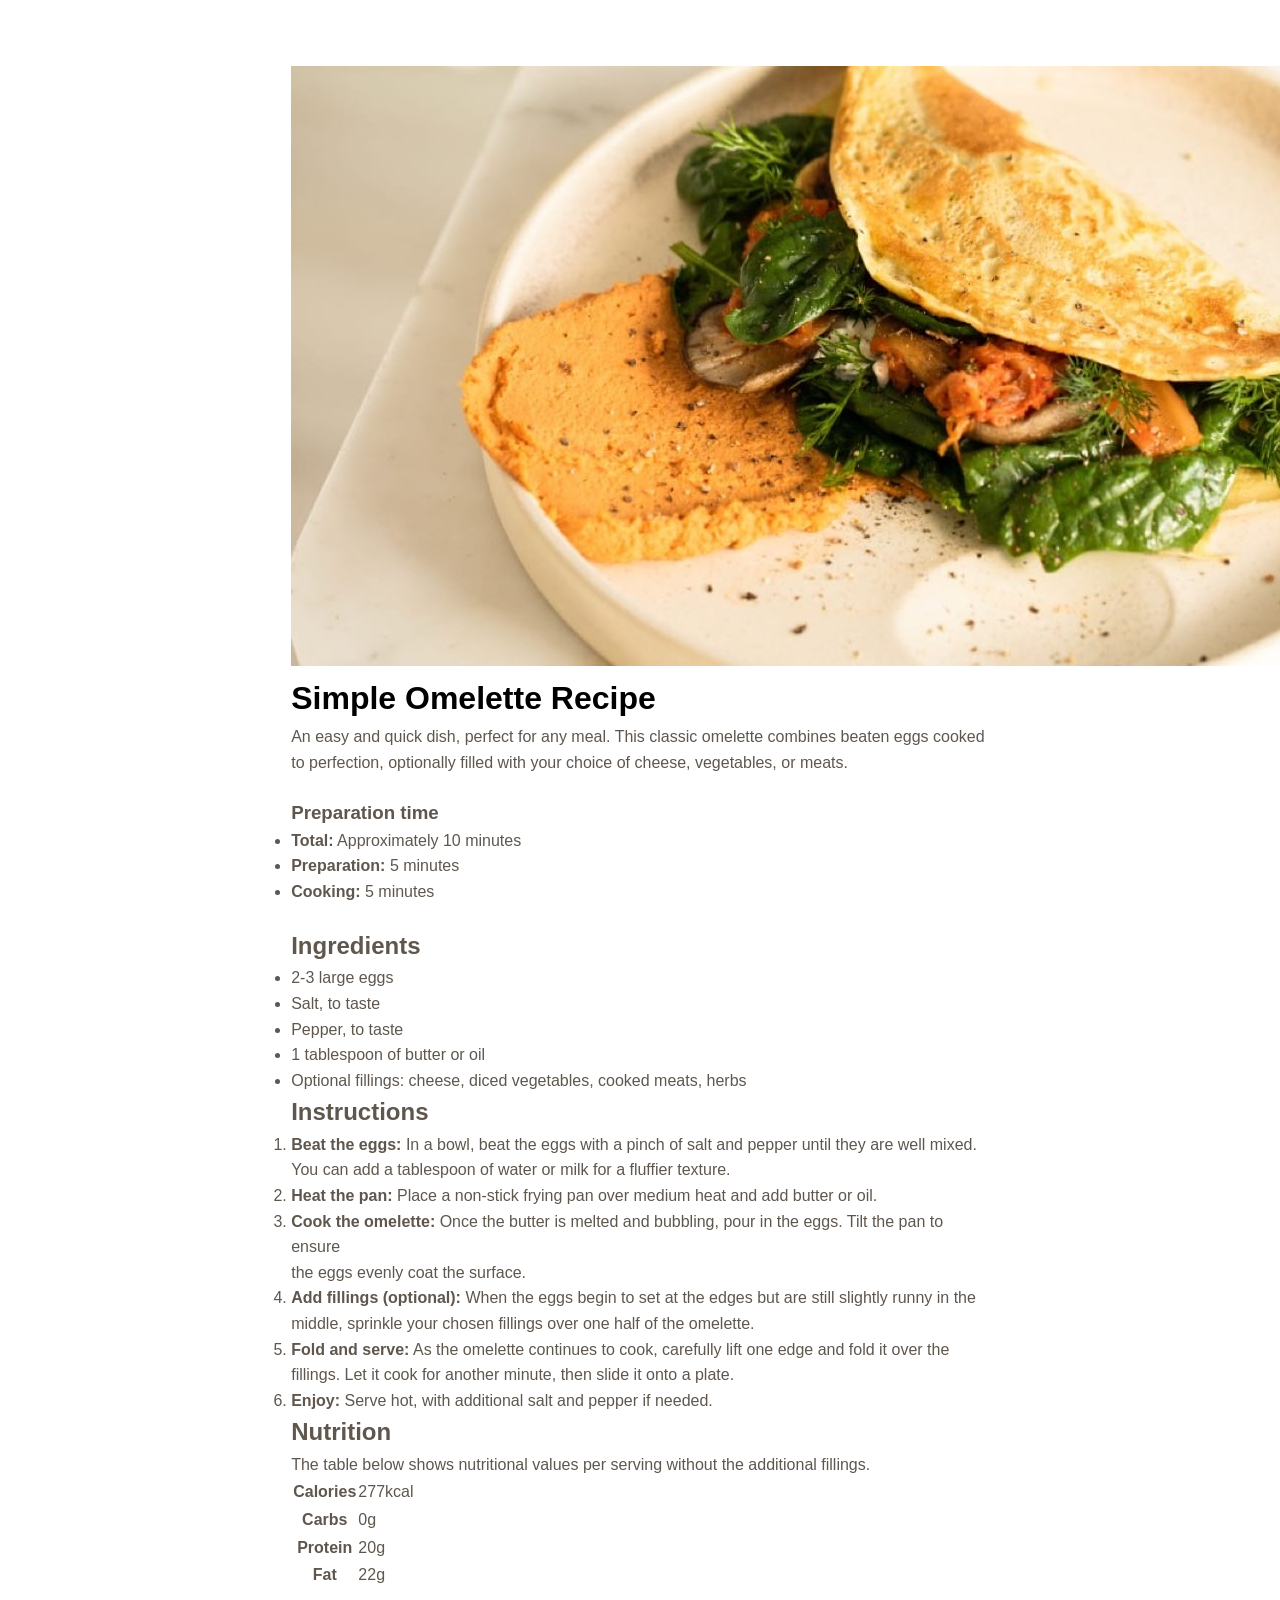
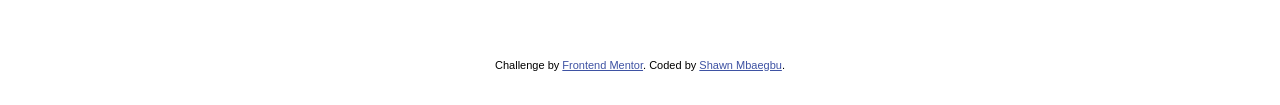
<file: index.html>
<!DOCTYPE html>
<html lang="en">
<head>
  <meta charset="UTF-8">
  <meta name="viewport" content="width=device-width, initial-scale=1.0"> <!-- displays site properly based on user's device -->

  <link rel="icon" type="image/png" sizes="32x32" href="./assets/images/favicon-32x32.png">
  
  <title>Frontend Mentor | Recipe page</title>
  <link rel="stylesheet" href="styles.css">
</head>
<body>
  <main class="container">
    <div class="image"></div>
      <img src="assets/images/image-omelette.jpeg" alt="Omelette">
    </div>
    <h1>Simple Omelette Recipe</h1>  
  
    <p class="paragragh">An easy and quick dish, perfect for any meal. This classic omelette combines beaten eggs cooked 
      to perfection, optionally filled with your choice of cheese, vegetables, or meats.</p>

    <div class="prep-time"> 
      <h3>Preparation time</h3>
      <ul>
        <li><strong>Total:</strong> Approximately 10 minutes</li> 
        <li><strong>Preparation:</strong> 5 minutes</li> 
        <li><strong>Cooking:</strong> 5 minutes</li>
      </ul>
    </div>

    <div class="ingredients">
      <h2>Ingredients</h2>
      <ul>
        <li>2-3 large eggs</li> 
        <li>Salt, to taste</li>
        <li>Pepper, to taste</li>
        <li>1 tablespoon of butter or oil</li>
        <li>Optional fillings: cheese, diced vegetables, cooked meats, herbs</li>
      </ul>
    </div>

    <div class="instructions">
      <h2>Instructions</h2>
      <ol>
        <li><strong>Beat the eggs:</strong> In a bowl, beat the eggs with a pinch of salt and pepper until they are well mixed. 
        You can add a tablespoon of water or milk for a fluffier texture.</li>

        <li><strong>Heat the pan:</strong> Place a non-stick frying pan over medium heat and add butter or oil.</li>

        <li><strong>Cook the omelette:</strong> Once the butter is melted and bubbling, pour in the eggs. Tilt the pan to ensure</li> 
        the eggs evenly coat the surface.

        <li><strong>Add fillings (optional):</strong> When the eggs begin to set at the edges but are still slightly runny in the 
        middle, sprinkle your chosen fillings over one half of the omelette.</li>

        <li><strong>Fold and serve:</strong> As the omelette continues to cook, carefully lift one edge and fold it over the 
        fillings. Let it cook for another minute, then slide it onto a plate.</li>

        <li><strong>Enjoy:</strong> Serve hot, with additional salt and pepper if needed.</li>
      </ol>
    </div>

    <div class="nutrition">
      <h2>Nutrition</h2>

      <p>The table below shows nutritional values per serving without the additional fillings.</p>

      <table> 
        <tr><th>Calories</th><td>277kcal</td></tr>
        <tr><th>Carbs</th><td>0g</td></tr>
        <tr><th>Protein</th><td>20g</td></tr>  
        <tr><th>Fat</th><td>22g</td></tr>         
      </table>
    </div>
  </main>  
  <div class="attribution">
    Challenge by <a href="https://www.frontendmentor.io?ref=challenge" target="_blank">Frontend Mentor</a>. 
    Coded by <a href="#">Shawn Mbaegbu</a>.
  </div>
</body>
</html>
</file>
<file: styles.css>
* {
    margin: 0;
    padding: 0;
    box-sizing: border-box;
  }

:root{
    /* Primary color */
    --Nutmeg-color: hsl(14, 45%, 36%);
    --Dark-Raspberry: hsl(332, 51%, 32%);

    /* Neutral  color */
    --White-color: hsl(0, 0%, 100%);
    --Rose-White: hsl(330, 100%, 98%);
    --Eggshell: hsl(30, 54%, 90%);
    --Light-Grey: hsl(30, 18%, 87%);
    --Wenge-Brown: hsl(30, 10%, 34%);
    --Dark-Charcoal: hsl(24, 5%, 18%);
}

body { 
    font-family: 'Outfit', sans-serif;
    background-color: var(--Eggshell-background-color);
    padding: 1.9rem 2.5rem;
    min-height: 100vh;
    display: flex;
    justify-content: center;
    align-items: center;
    flex-direction: column;
    gap: 2rem;
    line-height: 1.6;
}

.ingredients, .prep-time {
    margin-top: 1.4rem;
}

.paragragh,
.ingredients,
.instructions,
.instructions li span,
.prep-time,
.prep-time li span,
.nutrition {
    color: var(--Wenge-Brown);
}

.container {
    background-color: var(--White-color);
    padding: 2.2rem;
    margin: auto;
    max-width: 48rem;
    border-radius: 0.7rem;
}

.attribution {
    font-size: 11px;
    text-align: center;
}
.attribution a {
    color: hsl(228, 45%, 44%);
}
</file>
